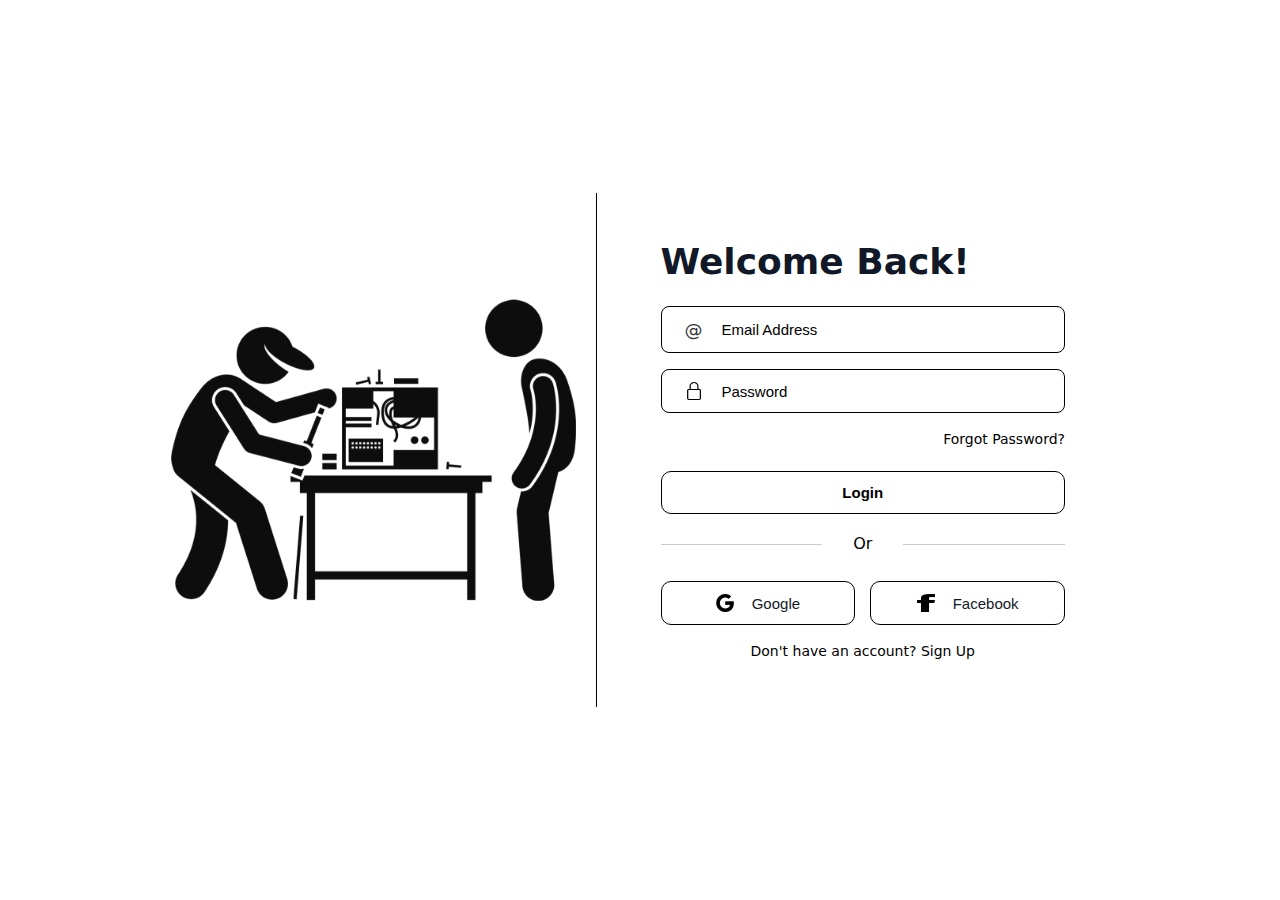
<file: index.html>
<!doctype html>
<html lang="id">
<head>
  <meta charset="utf-8" />
  <meta name="viewport" content="width=device-width, initial-scale=1" />
  <title>Home Page</title>
  <link rel="stylesheet" href="css/style.css">
</head>
<body>
  <main class="login-page">
    <div class="login-card">
      <div class="login-left">
        <img src="assets/komputer.png" alt="Programmer Illustration" class="login-illustration">
      </div>
      <div class="login-right">
        <h1>Welcome Back!</h1>
        <form id="loginForm" novalidate>

            <div class="input-group">
            <span class="icon">@</span>
            <input id="email" type="email" placeholder="Email Address" required>
          </div>

          <div class="input-group">
            <span class="icon"><img src="assets/lock.png" alt="Lock" style="width:18px;height:18px;display:block"></span>
            <input id="password" type="password" placeholder="Password" required>
          </div>

          <div class="forgot-wrap">
            <a href="#" class="forgot">Forgot Password?</a>
          </div>

          <div class="form-actions">
            <button id="loginBtn" class="btn-login" type="button">Login</button>
          </div>

          <div class="divider">Or</div>

          <div class="social-buttons">
            <button type="button" class="social google">
              <img src="assets/google-black-icon.png" alt="Google" style="width:18px;height:18px;margin-right:8px;vertical-align:middle">
              Google
            </button>

            <button type="button" class="social facebook">
              <img src="assets/fb.png" alt="Facebook" style="width:18px;height:18px;margin-right:8px;vertical-align:middle">
              Facebook
            </button>
          </div>

          <p class="signup-text">Don't have an account? <a href="#" class="signup-link">Sign Up</a></p>
          <p id="errorMsg" class="error" aria-live="polite"></p>
        </form>
      </div>
    </div>
  </main>

  <script src="js/script.js"></script>
</body>
</html>
</file>
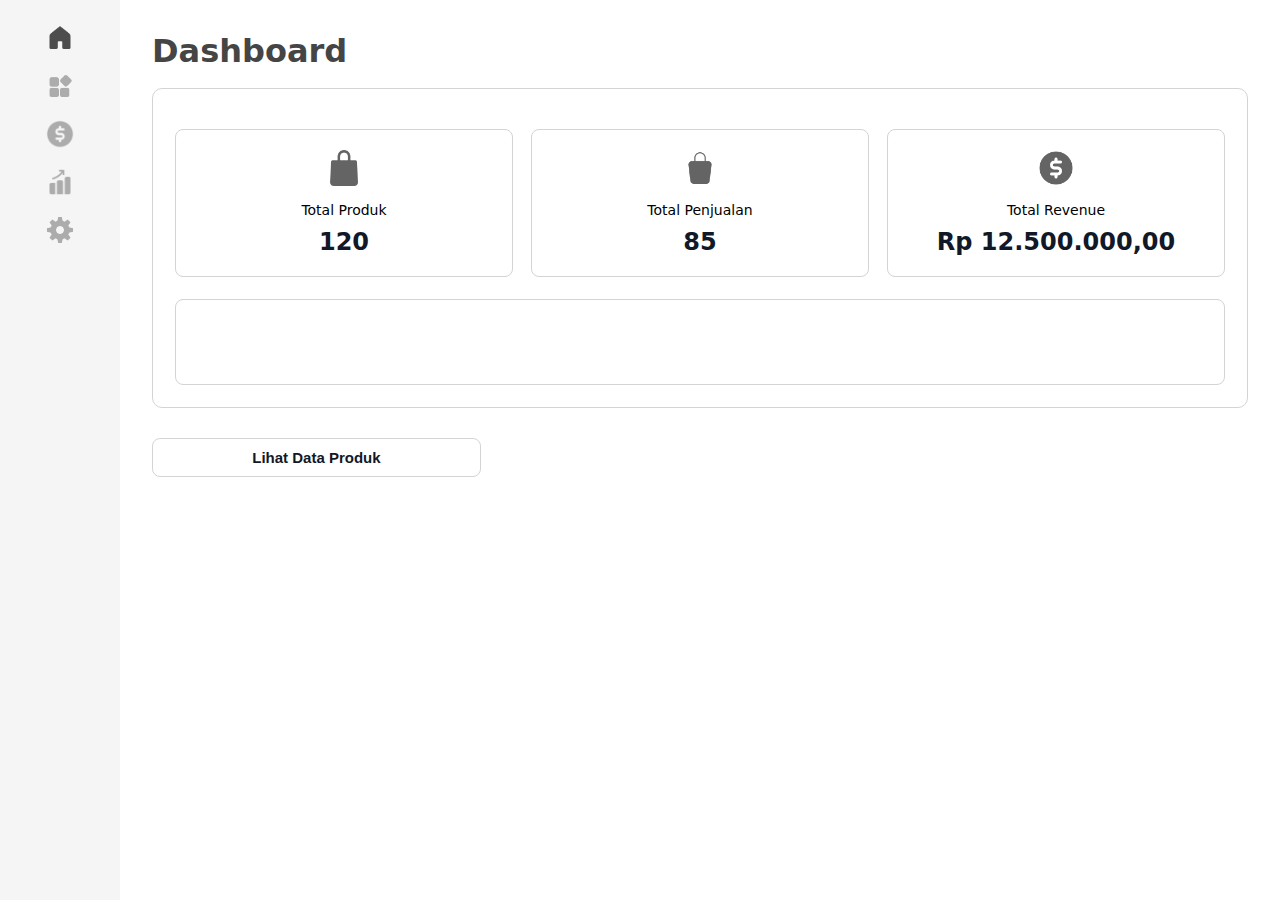
<file: dashboard.html>
<!doctype html>
<html lang="id">
<head>
  <meta charset="utf-8" />
  <meta name="viewport" content="width=device-width, initial-scale=1" />
  <title>Dashboard</title>
  <link rel="stylesheet" href="css/style.css">
</head>
<body>
  <div class="app">
    
    <aside class="sidebar">
      <nav>
        <ul>
          <li><a href="dashboard.html" class="active" title="Dashboard"><img src="assets/home.png" alt="Home" class="side-icon"></a></li>
          <li><a href="products.html" title="List Produk"><img src="assets/APPS.png" alt="Apps" class="side-icon"></a></li>
          <li><a href="#" title="revenue"><img src="assets/dollar.png" alt="Revenue" class="side-icon"></a></li>
          <li><a href="#" title="finance"><img src="assets/sales.png" alt="Finance" class="side-icon"></a></li>
          <li><a href="index.html" title="Logout"><img src="assets/setting.png" alt="Logout" class="side-icon"></a></li>
        </ul>
      </nav>
    </aside>

    <main class="main-content">
      <header class="page-header">
        <h1>Dashboard</h1>
      </header>

      <section class="panel">
        <div class="summary-cards">
          <div class="card">
            <div class="card-icon"><img src="assets/total produk.png" alt="Total Produk"></div>
            <h3>Total Produk</h3>
            <p id="totalProducts">-</p>
          </div>
          <div class="card">
            <div class="card-icon"><img src="assets/total penjualan.png" alt="Total Penjualan"></div>
            <h3>Total Penjualan</h3>
            <p id="totalSales">-</p>
          </div>
          <div class="card">
            <div class="card-icon"><img src="assets/revenue.png" alt="Revenue"></div>
            <h3>Total Revenue</h3>
            <p id="totalRevenue">-</p>
          </div>
        </div>

        <div class="big-box"></div>
      </section>

      <section class="actions">
        <button id="toProducts" class="btn-view-products">Lihat Data Produk</button>
      </section>
    </main>
  </div>

  <script src="js/script.js"></script>
</body>
</html>
</file>
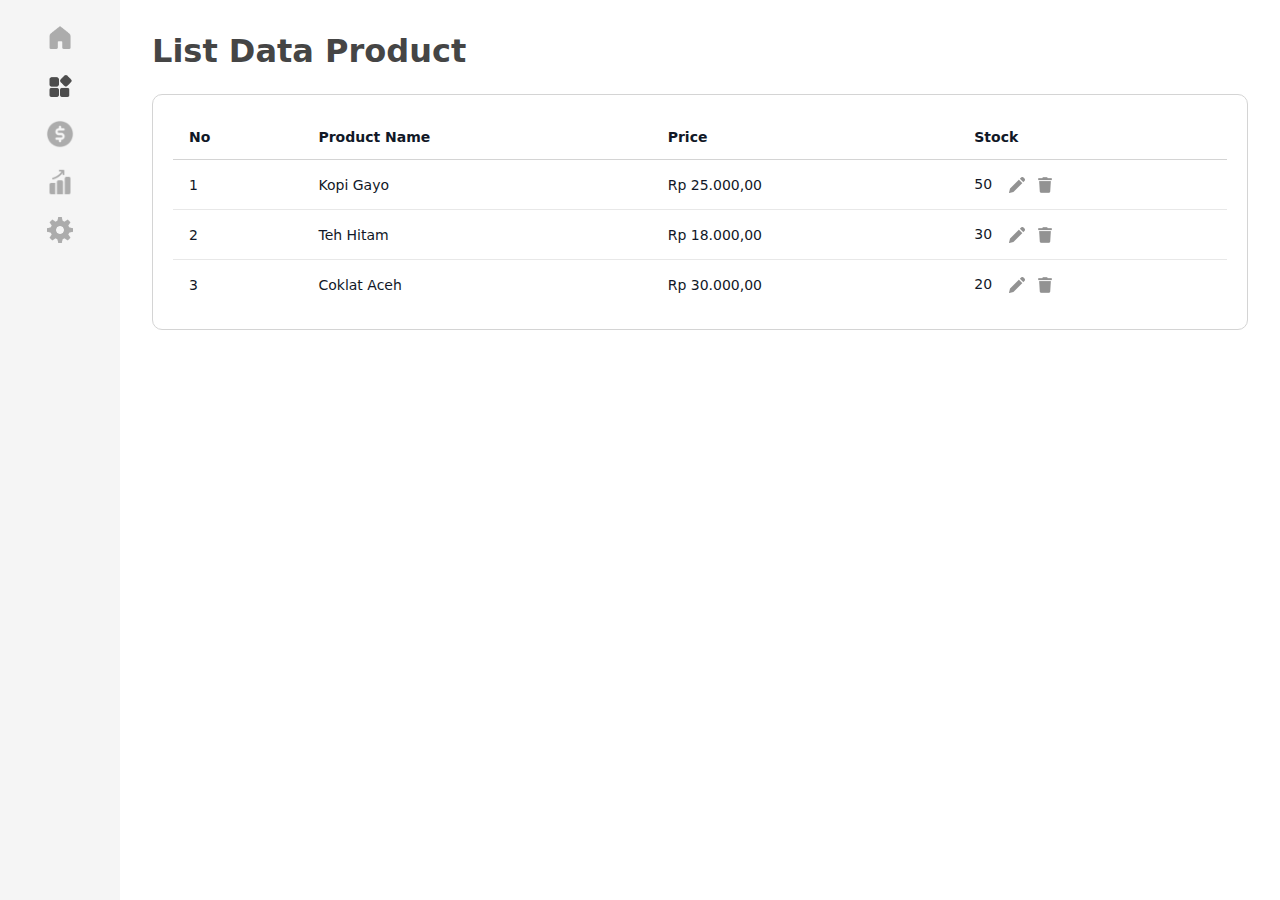
<file: products.html>
<!doctype html>
<html lang="id">
<head>
  <meta charset="utf-8" />
  <meta name="viewport" content="width=device-width, initial-scale=1" />
  <title>Produk </title>
  <link rel="stylesheet" href="css/style.css">
</head>
<body>
  <div class="app">
    <aside class="sidebar">
      <nav>
        <ul>
          <li><a href="dashboard.html" title="Dashboard"><img src="assets/home.png" alt="Home" class="side-icon"></a></li>
          <li><a href="products.html" class="active" title="List Produk"><img src="assets/APPS.png" alt="Apps" class="side-icon"></a></li>
          <li><a href="#" title="revenue"><img src="assets/dollar.png" alt="Revenue" class="side-icon"></a></li>
          <li><a href="#" title="finance"><img src="assets/sales.png" alt="Finance" class="side-icon"></a></li>
          <li><a href="index.html" title="Logout"><img src="assets/setting.png" alt="Logout" class="side-icon"></a></li>
        </ul>
      </nav>
    </aside>

    <main class="main-content">
      <header class="page-header">
        <h1>List Data Product</h1>
      </header>

      <section class="table-wrap">
        <table id="productsTable">
          <thead>
            <tr>
              <th>No</th>
              <th>Product Name</th>
              <th>Price</th>
              <th>Stock</th>
            </tr>
          </thead>
          <tbody>
            <!-- Rows dihasilkan oleh JS -->
          </tbody>
        </table>
      </section>
    </main>
  </div>

  <script src="js/script.js"></script>
</body>
</html>
</file>
<file: css/style.css>
/* Reset sederhana */
*{box-sizing:border-box;margin:0;padding:0}
body{font-family:Inter, system-ui, -apple-system, 'Segoe UI', Roboto, 'Helvetica Neue', Arial; background:#ffffff;color:#1b1f23}
a{color:inherit;text-decoration:none}
.muted{color:#6b7280}

/* Login page */
.login-page{min-height:100vh;display:flex;align-items:center;justify-content:center;padding:32px;background:#ffffff}
.login-card{width:980px;max-width:95%;background:#fff;border-radius:12px;display:flex;overflow:hidden;border:1px solid #ffffff}
.login-left{flex:1;display:flex;align-items:center;justify-content:center;padding:20px;background:transparent;border-right:1px solid #000000}
.login-illustration{width:100%;max-width:460px;opacity:0.95}
.login-right{flex:1;padding:48px 64px;display:flex;flex-direction:column;justify-content:flex-start}
.login-right h1{font-size:36px;margin-bottom:24px;font-weight:700;color:#111827}

label{display:block;margin-bottom:6px;font-weight:500;color:#374151}

.input-group{display:flex;align-items:center;border:1px solid #000000;border-radius:8px;padding:12px 14px;margin-bottom:16px;gap:10px;background:transparent}
.icon{font-size:18px;color:#353535}
.input-group input{flex:1;border:0;outline:0;font-size:15px;color:#111827}
.input-group input::placeholder{color:#000000}

.forgot-wrap{text-align:right;margin-bottom:15px}
.forgot{font-size:14px;color:#000000;text-decoration:none}
.forgot:hover{color:#424345}

.error{color:#dc2626;font-size:14px;margin-top:10px;margin-bottom:10px;padding:10px;background:#fee2e2;border-radius:6px;border-left:4px solid #dc2626;display:none}
.error:not(:empty){display:block}

.signup-text{text-align:center;margin-top:18px;font-size:14px;color:#000000}
.signup-link{color:#000000;text-decoration:none;font-weight:400;transition:color .2s ease}
.signup-link:hover{color:#646464}

button{background:#ffffff;color:#4c4c4c;padding:12px 18px;border-radius:10px;border:1px solid #000000;cursor:pointer;width:30%;font-size:15px;margin-top:8px;font-weight:600;transition:transform .2s ease, background .2s ease}
button:hover{background:rgb(206, 206, 206);color:#000000;transform:translateY(-2px)}

/* Specific button classes for easier color control */
.btn-login{background:#ffffff;color:#000000;padding:12px 18px;border-radius:10px;border:1px solid #000000;width:100%;font-size:15px;margin-top:8px;font: weight 400px;}
.btn-login:hover{background:#a9a9a9;color: #fff;border:1px solid #8f8f8f}

.btn-view-products{background:#ffffff;color:#111827;padding:10px 14px;border-radius:8px;border:1px solid #d4d4d4;font-size:15px;margin-top:8px;font-weight:600}
.btn-view-products:hover{background:#a9a9a9;color: #fff;border:1px solid #8f8f8f}

.divider{text-align:center;margin:20px 0;color:#000000;position:relative}
.divider::before,.divider::after{content:"";height:1px;width:40%;background:#cbcbcb;position:absolute;top:50%}
.divider::before{left:0}
.divider::after{right:0}

.social-buttons{display:flex;gap:15px;margin-top:10px}
.social{flex:1;padding:12px;border-radius:10px;border:1.2px solid #000000;background:white;color:#111827;font-weight:500;display:flex;align-items:center;justify-content:center;gap:10px;transition:transform .2s ease, background .2s ease}
.social svg{width:18px;height:18px}
.social:hover{background:#f3f4f6;transform:translateY(-2px)}
.social.google:hover{background:#f3f4f6}
.social.facebook:hover{background:#f3f4f6}

/* Icon sizing and alignment */
.social img{width:18px;height:18px;display:inline-block;vertical-align:middle;margin-right:8px}
.input-group .icon{width:36px;display:flex;align-items:center;justify-content:center}
.input-group .icon img{width:18px;height:18px;display:block}
.input-group .icon svg{width:18px;height:18px}

/* New image icon sizing */
.side-icon{width:28px;height:28px;display:block;transition:filter .15s ease, opacity .15s ease}
.sidebar a:hover .side-icon{filter:grayscale(100%) brightness(45%);opacity:1}
.sidebar a.active .side-icon{filter:grayscale(100%) brightness(45%)}
.card-icon img{width:36px;height:36px;display:block}

.page-footer{margin-top:18px;text-align:center;color:#94a3b8}

/* App layout */
.app{display:flex;min-height:100vh}
.sidebar{width:120px;background:#f5f5f5;color:#111827;padding:24px;display:flex;flex-direction:column;align-items:center}
.sidebar h2{display:none}
.sidebar nav ul{list-style:none;display:flex;flex-direction:column;gap:20px;width:100%}
.sidebar nav li{margin:0;display:flex;justify-content:center}
.sidebar a{color:#6b7280;font-size:24px;text-decoration:none;transition:color .2s ease}
.sidebar a.active{color:#111827}

.main-content{flex:1;padding:32px;background:#ffffff}
.page-header h1{font-size:32px;margin-bottom:12px;color:#454545;font-weight:700}
.summary-cards{display:flex;gap:18px;margin-top:18px}
  .card{background:#fff;padding:20px;border-radius:8px;flex:1;border:1px solid #d4d4d4;text-align:center}
.card-icon{font-size:32px;margin-bottom:16px;display:flex;justify-content:center}
.card h3{font-size:14px;color:#000000;margin-bottom:10px;font-weight:500}
.card p{font-size:24px;font-weight:700;color:#111827}
  .panel{background:#fff;border:1.2px solid #d4d4d4;border-radius:10px;padding:22px;margin-top:18px}
    
  .big-box{height:86px;border:1px solid #d4d4d4;border-radius:8px;margin-top:22px;background:#fff}
.actions{margin-top:22px}
.actions button{padding:10px 14px;border-radius:8px}

.table-wrap{margin-top:24px;border:1px solid #d4d4d4;border-radius:10px;padding:20px;background:#fff}
table{width:100%;border-collapse:collapse;background:#fff}
thead{background:#fff}
th{padding:14px 16px;border-bottom:1px solid #d4d4d4;text-align:left;font-weight:600;color:#111827;font-size:14px}
td{padding:16px;border-bottom:1px solid #e8e8e8;text-align:left;color:#111827;font-size:14px}
tbody tr:last-child td{border-bottom:none}
.action-icon{cursor:pointer;opacity:0.7;transition:opacity .2s ease}
.action-icon:hover{opacity:1}

@media (max-width:880px){
  .login-card{flex-direction:column;height:auto}
  .login-left{height:180px}
  .sidebar{display:none}
  .summary-cards{flex-direction:column}
}
</file>
